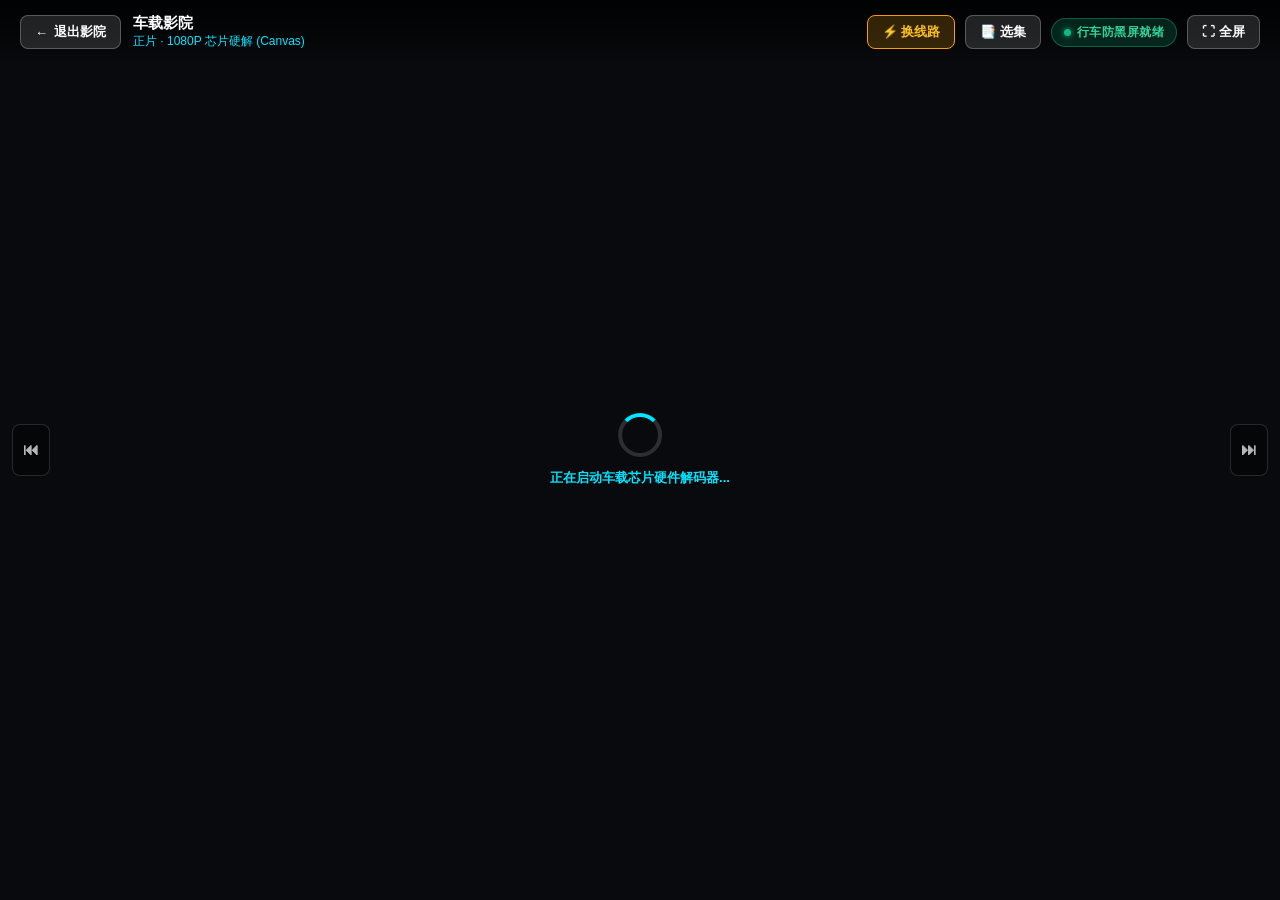
<file: static/car_player_frame.html>
<!DOCTYPE html>
<html lang="zh-CN">
<head>
  <meta charset="UTF-8">
  <meta name="viewport" content="width=device-width, initial-scale=1.0, maximum-scale=1.0, user-scalable=no, viewport-fit=cover">
  <title>车载影院播放器 (Tesla-Netflix Bypass)</title>
  <script>
    // ═════════════════════════════════════════════════════════════════
    // 特斯拉行车防护基础环境劫持 (防止行车切档触发 hidden / visibilitychange 暂停)
    // ═════════════════════════════════════════════════════════════════
    (function() {
      try {
        Object.defineProperty(document, 'hidden', { get: () => false, configurable: true });
        Object.defineProperty(document, 'visibilityState', { get: () => 'visible', configurable: true });
        Object.defineProperty(document, 'webkitHidden', { get: () => false, configurable: true });
        Object.defineProperty(document, 'webkitVisibilityState', { get: () => 'visible', configurable: true });
      } catch (e) {}
    })();
  </script>
  <style>
    *, *::before, *::after {
      box-sizing: border-box;
      margin: 0;
      padding: 0;
      -webkit-user-select: none;
      user-select: none;
      -webkit-touch-callout: none;
    }
    html, body {
      width: 100%;
      height: 100%;
      overflow: hidden;
      background: #000;
      color: #fff;
      font-family: -apple-system, BlinkMacSystemFont, "Segoe UI", Roboto, "PingFang SC", "Hiragino Sans GB", "Microsoft YaHei", sans-serif;
    }
    .player-page {
      position: relative;
      width: 100vw;
      height: 100vh;
      background: #000;
      overflow: hidden;
    }
    .player-container {
      width: 100vw;
      height: 100vh;
      position: absolute;
      inset: 0;
      background: #000;
      z-index: 1;
    }

    /* 顶栏 HUD 控制条 (磨砂渐变) */
    .hud-top {
      position: absolute;
      top: 0;
      left: 0;
      right: 0;
      height: 64px;
      padding: 12px 20px;
      display: flex;
      align-items: center;
      justify-content: space-between;
      background: linear-gradient(180deg, rgba(0,0,0,0.85) 0%, rgba(0,0,0,0.45) 60%, rgba(0,0,0,0) 100%);
      z-index: 25;
      pointer-events: none;
      opacity: 1;
      transition: opacity 0.3s cubic-bezier(0.4, 0, 0.2, 1);
    }
    .hud-top.hidden {
      opacity: 0;
      pointer-events: none;
    }
    .hud-top > * {
      pointer-events: auto;
    }

    .top-left {
      display: flex;
      align-items: center;
      gap: 12px;
      min-width: 0;
    }
    .top-right {
      display: flex;
      align-items: center;
      gap: 10px;
      flex-shrink: 0;
    }

    .btn-hud {
      background: rgba(255, 255, 255, 0.12);
      border: 1px solid rgba(255, 255, 255, 0.25);
      border-radius: 8px;
      color: #fff;
      font-size: 13px;
      font-weight: 600;
      padding: 7px 14px;
      cursor: pointer;
      display: inline-flex;
      align-items: center;
      gap: 6px;
      white-space: nowrap;
      transition: all 0.2s;
    }
    .btn-hud:active {
      transform: scale(0.96);
      background: rgba(0, 229, 255, 0.25);
      border-color: #00e5ff;
    }
    .btn-hud.gold {
      background: rgba(245, 158, 11, 0.2);
      border-color: #f59e0b;
      color: #fbbf24;
    }

    .title-group {
      display: flex;
      flex-direction: column;
      min-width: 0;
    }
    .title-main {
      font-size: 15px;
      font-weight: 700;
      color: #fff;
      white-space: nowrap;
      overflow: hidden;
      text-overflow: ellipsis;
      max-width: 280px;
    }
    .title-sub {
      font-size: 12px;
      color: #00e5ff;
      white-space: nowrap;
    }

    /* 行车防黑屏技术指示微章 */
    .badge-bypass {
      display: inline-flex;
      align-items: center;
      gap: 6px;
      padding: 5px 12px;
      border-radius: 20px;
      background: rgba(16, 185, 129, 0.18);
      border: 1px solid rgba(16, 185, 129, 0.4);
      color: #34d399;
      font-size: 12px;
      font-weight: 700;
      letter-spacing: 0.5px;
    }
    .badge-bypass-dot {
      width: 7px;
      height: 7px;
      border-radius: 50%;
      background: #10b981;
      box-shadow: 0 0 6px #10b981;
      animation: pulse 2s infinite;
    }
    @keyframes pulse {
      0%, 100% { opacity: 1; transform: scale(1); }
      50% { opacity: 0.4; transform: scale(0.8); }
    }

    /* 缓冲指示遮罩 */
    .spinner-wrap {
      position: absolute;
      top: 50%;
      left: 50%;
      transform: translate(-50%, -50%);
      display: none;
      flex-direction: column;
      align-items: center;
      gap: 12px;
      z-index: 15;
      pointer-events: none;
    }
    .spinner {
      width: 44px;
      height: 44px;
      border: 4px solid rgba(255, 255, 255, 0.15);
      border-top-color: #00e5ff;
      border-radius: 50%;
      animation: spin 0.8s linear infinite;
    }
    @keyframes spin {
      to { transform: rotate(360deg); }
    }

    /* 快捷切换集数浮标 (左右侧边缘隐蔽按钮) */
    .btn-side-nav {
      position: absolute;
      top: 50%;
      transform: translateY(-50%);
      background: rgba(0, 0, 0, 0.5);
      border: 1px solid rgba(255, 255, 255, 0.2);
      color: #fff;
      padding: 16px 10px;
      border-radius: 8px;
      font-size: 16px;
      font-weight: 700;
      cursor: pointer;
      z-index: 20;
      transition: all 0.2s;
      opacity: 0.7;
    }
    .btn-side-nav:active {
      transform: translateY(-50%) scale(0.95);
      background: rgba(0, 229, 255, 0.3);
      border-color: #00e5ff;
    }
    .btn-side-nav.prev { left: 12px; }
    .btn-side-nav.next { right: 12px; }
    .btn-side-nav.hidden { opacity: 0; pointer-events: none; }

    @media (max-width: 768px) {
      .hud-top { padding: 8px 12px; height: 54px; }
      .title-main { max-width: 160px; font-size: 13px; }
      .badge-bypass { display: none; }
      .btn-hud { padding: 5px 10px; font-size: 12px; }
    }
  </style>
</head>
<body>

  <div class="player-page" id="player-page">
    <!-- Tesla 核心播放引擎专属容器 (挂载 Canvas WebGL + WebCodecs 硬解) -->
    <div class="player-container" id="player-container"></div>

    <!-- 缓冲遮罩 -->
    <div class="spinner-wrap" id="spinner-wrap">
      <div class="spinner"></div>
      <span id="spinner-text" style="font-size: 13px; color: #00e5ff; font-weight: 700;">正在建立极速硬件直解流...</span>
    </div>

    <!-- 自动播放限制遮罩 (针对特斯拉/浏览器首播声音策略) -->
    <div id="autoplay-unlock-overlay" style="display:none; position:absolute; inset:0; z-index:30; background:rgba(0,0,0,0.65); backdrop-filter:blur(4px); flex-direction:column; align-items:center; justify-content:center; cursor:pointer;" onclick="unlockAndResume()">
      <div style="width:72px; height:72px; border-radius:50%; background:rgba(0,229,255,0.25); border:2px solid #00e5ff; display:flex; align-items:center; justify-content:center; box-shadow:0 0 25px rgba(0,229,255,0.4); margin-bottom:16px;">
        <svg viewBox="0 0 24 24" style="width:36px; height:36px; fill:#00e5ff; margin-left:4px;"><polygon points="5 3 19 12 5 21 5 3"></polygon></svg>
      </div>
      <div style="font-size:18px; font-weight:800; color:#fff; letter-spacing:0.5px;">轻触屏幕开始播放</div>
      <div style="font-size:13px; color:#94a3b8; margin-top:6px;">车机浏览器安全策略需首次触屏激活声音</div>
    </div>

    <!-- 顶栏 HUD (与播放器内置底栏联动呼应) -->
    <div class="hud-top" id="hud-top">
      <div class="top-left">
        <button class="btn-hud" id="btn-back" onclick="handleExit()">
          <span>←</span>
          <span>退出影院</span>
        </button>
        <div class="title-group">
          <div class="title-main" id="disp-title">车载影院</div>
          <div class="title-sub" id="disp-subtitle">正片 · 1080P 极速硬解 (零黑屏)</div>
        </div>
      </div>

      <div class="top-right">
        <button class="btn-hud gold" onclick="openParentDrawer('drawer-lines')" title="切换极速/备用线路">⚡ 换线路</button>
        <button class="btn-hud" onclick="openParentDrawer('drawer-eps')" title="选择剧集">📑 选集</button>

        <div class="badge-bypass" title="Tesla-Netflix 方案就绪 (Canvas WebGL 硬件直解 · 零视频标签 · 行车绝不黑屏)">
          <div class="badge-bypass-dot"></div>
          <span>行车防黑屏就绪</span>
        </div>

        <button class="btn-hud" id="btn-fullscreen-top" onclick="toggleFullscreen()">
          ⛶ 全屏
        </button>
      </div>
    </div>

    <!-- 快捷切集浮标 (选配联动) -->
    <button class="btn-side-nav prev" id="btn-side-prev" onclick="handlePrev()" title="上一集">⏮</button>
    <button class="btn-side-nav next" id="btn-side-next" onclick="handleNext()" title="下一集">⏭</button>
  </div>

  <script type="module">
    import { n as TeslaPlayer } from '/static/tesla_player_engine.js';

    // ─────────────────────────────────────────────────────────────
    // 1. 初始化参数解析与状态管理
    // ─────────────────────────────────────────────────────────────
    const urlParams = new URLSearchParams(window.location.search);
    let rawUrl = urlParams.get('url') || '';
    let streamUrl = rawUrl ? (rawUrl.startsWith('http') ? rawUrl : new URL(rawUrl, window.location.href).href) : '';
    let movieTitle = urlParams.get('title') || '车载影院';
    let epTitle = urlParams.get('ep') || '正片';
    let startParam = parseFloat(urlParams.get('start') || '0');
    let hasSeekedToStart = false;

    const dispTitle = document.getElementById('disp-title');
    const dispSubtitle = document.getElementById('disp-subtitle');
    const hudTop = document.getElementById('hud-top');
    const btnSidePrev = document.getElementById('btn-side-prev');
    const btnSideNext = document.getElementById('btn-side-next');
    const spinnerWrap = document.getElementById('spinner-wrap');
    const spinnerText = document.getElementById('spinner-text');
    const container = document.getElementById('player-container');

    if (movieTitle) dispTitle.innerText = decodeURIComponent(movieTitle);
    if (epTitle) dispSubtitle.innerText = decodeURIComponent(epTitle) + ' · 1080P 芯片硬解 (Canvas)';

    // ─────────────────────────────────────────────────────────────
    // 2. 解码预设 (Tesla-Netflix Bypass 原装配置)
    // ─────────────────────────────────────────────────────────────
    // 普通模式: WebCodecs 硬解 -> Canvas + AudioWorklet (完全无 video/audio 标签，通常不报“行车仅限音频”)
    // 声音兼容(推荐): WebCodecs 硬解 -> Canvas + MSE Audio (日常首选，行车绝不黑屏)
    // 极速软解: Wasm SIMD 软解 -> Canvas + Audio (非安全域 HTTP 或无 WebCodecs 时的 100% 兜底引擎)
    const hasWebCodecs = typeof window !== 'undefined' && typeof window.VideoDecoder !== 'undefined';
    const defaultPresetId = hasWebCodecs ? 'hardware-mse' : 'software-simd-no-mse';

    const decodePresets = [
      {
        id: 'hardware-mse',
        label: hasWebCodecs ? '声音兼容（推荐）' : '极速软解（兼容）',
        description: hasWebCodecs ? '日常首选，零黑屏硬解，声音高保真。' : '当前环境（HTTP/无WebCodecs）自动启用高性能 Wasm 软解 + Canvas。',
        enableSimd: true,
        enableHardware: hasWebCodecs,
        enableWebCodecs: hasWebCodecs,
        enableAudioWebcodec: hasWebCodecs,
        enableVideoWebcodec: hasWebCodecs,
        enableAudioWorklet: true,
        audioMSE: true,
        enableWebGPU: false
      },
      {
        id: 'hardware-worklet',
        label: '普通模式（防提示）',
        description: '通常不显示“行车仅限音频”提示。',
        enableSimd: true,
        enableHardware: hasWebCodecs,
        enableWebCodecs: hasWebCodecs,
        enableAudioWebcodec: hasWebCodecs,
        enableVideoWebcodec: hasWebCodecs,
        enableAudioWorklet: true,
        audioMSE: false,
        enableWebGPU: false
      },
      {
        id: 'software-simd-no-mse',
        label: 'Wasm 极速软解',
        description: 'Wasm SIMD 软解 + Canvas 逐帧渲染，完全免受车机和浏览器环境限制。',
        enableSimd: true,
        enableHardware: false,
        enableWebCodecs: false,
        enableAudioWebcodec: false,
        enableVideoWebcodec: false,
        enableAudioWorklet: true,
        audioMSE: false,
        enableWebGPU: false
      }
    ];

    let player = null;
    let hudTimer = null;
    let watchdogTimer = null;
    let wakeLock = null;
    let hasReceivedFirstTime = false;

    // ─────────────────────────────────────────────────────────────
    // 3. 屏幕常亮 Wake Lock
    // ─────────────────────────────────────────────────────────────
    async function requestWakeLock() {
      try {
        if ('wakeLock' in navigator && (!wakeLock || wakeLock.released)) {
          wakeLock = await navigator.wakeLock.request('screen');
        }
      } catch (_) {}
    }
    requestWakeLock();
    document.addEventListener('visibilitychange', () => {
      if (document.visibilityState === 'visible') requestWakeLock();
    });

    // ─────────────────────────────────────────────────────────────
    // 4. HUD 自动淡出/呼出联动控制
    // ─────────────────────────────────────────────────────────────
    function showHUD() {
      hudTop.classList.remove('hidden');
      btnSidePrev.classList.remove('hidden');
      btnSideNext.classList.remove('hidden');
      clearTimeout(hudTimer);
      hudTimer = setTimeout(() => {
        if (player && player.isPlaying) {
          hudTop.classList.add('hidden');
          btnSidePrev.classList.add('hidden');
          btnSideNext.classList.add('hidden');
        }
      }, 4500);
    }

    container.addEventListener('pointermove', showHUD);
    container.addEventListener('pointerdown', showHUD);
    container.addEventListener('click', showHUD);

    // ─────────────────────────────────────────────────────────────
    // 5. 看门狗：超时自动换源机制 (10秒无首帧自动向宿主请求下一条线路)
    // ─────────────────────────────────────────────────────────────
    function startWatchdog() {
      clearWatchdog();
      watchdogTimer = setTimeout(() => {
        if (!hasReceivedFirstTime) {
          console.warn('[Watchdog] 首帧加载超时(10s)，触发自动换源...');
          triggerFailover('首帧连接超时');
        }
      }, 10000);
    }

    function clearWatchdog() {
      if (watchdogTimer) {
        clearTimeout(watchdogTimer);
        watchdogTimer = null;
      }
    }

    function triggerFailover(reason) {
      clearWatchdog();
      spinnerWrap.style.display = 'flex';
      spinnerText.innerText = `线路连接超时，正在秒切备用线路...`;
      notifyParent({ type: 'LINE_ERROR', reason: reason });
    }

    // ─────────────────────────────────────────────────────────────
    // 6. 核心播放流加载与事件订阅
    // ─────────────────────────────────────────────────────────────
    async function initPlayer() {
      try {
        spinnerWrap.style.display = 'flex';
        spinnerText.innerText = hasWebCodecs ? '正在启动车载芯片硬件解码器...' : '正在启动 Wasm 极速图像引擎...';

        player = new TeslaPlayer({
          container: container,
          loop: false,
          wasmBaseUrl: window.location.origin + '/wasm',
          decodePresetOptions: decodePresets,
          decodePresetId: defaultPresetId,
          showSeekButtons: true,
          showPlaybackRate: true,
          showSettings: true,
          controlsAlwaysVisible: false,
          onToggleFullscreen() {
            window.toggleFullscreen();
          }
        });
        window.playerInstance = player;

        // 订阅播放器底层事件
        player.on('time', (timeMs) => {
          hasReceivedFirstTime = true;
          clearWatchdog();
          spinnerWrap.style.display = 'none';

          // 自动断点续播跳转
          if (!hasSeekedToStart && startParam > 5) {
            hasSeekedToStart = true;
            try {
              console.log('[Player] 自动续播跳转至:', startParam, '秒');
              if (typeof player.seek === 'function') {
                player.seek(BigInt(Math.floor(startParam * 1000)));
              } else if (player.currentTime !== undefined) {
                player.currentTime = startParam;
              }
              notifyParent({
                type: 'RESUME_TOAST',
                pos: startParam
              });
            } catch (e) {
              console.warn('[Player] 自动续播跳转异常:', e);
            }
          }

          notifyParent({
            type: 'TIME_UPDATE',
            currentTime: (Number(timeMs) || 0) / 1000,
            duration: (Number(player.duration) || 0) / 1000
          });
        });

        player.on('ended', () => {
          const cur = Number(player.currentTime) || 0;
          const dur = Number(player.duration) || 0;
          if (hasReceivedFirstTime && cur > 10 && (dur <= 0 || cur >= dur - 5)) {
            console.log('[Player] 本集播放结束，自动下一集, cur:', cur, 'dur:', dur);
            notifyParent({ type: 'REQUEST_NEXT' });
          } else {
            console.warn('[Player] 视频提前中断或解码异常，忽略伪 ended 事件, cur:', cur, 'dur:', dur);
          }
        });

        player.on('error', (err) => {
          console.warn('[Player] 视频流错误:', err);
          triggerFailover('视频流解码异常');
        });

        // 监听底层控制器显示状态，保持顶栏 HUD 步调一致
        if (player.controller) {
          const obs = new MutationObserver(() => {
            if (player.controller.style.visibility === 'visible' || player.controller.style.opacity === '1') {
              showHUD();
            }
          });
          obs.observe(player.controller, { attributes: true, attributeFilter: ['style', 'class'] });
        }

        notifyParent({ type: 'FRAME_READY' });

        if (streamUrl) {
          await loadStream(streamUrl);
        }
      } catch (err) {
        console.error('[Player] 初始化失败:', err);
        triggerFailover('播放器内核启动异常');
      }
    }

    async function loadStream(url) {
      if (!player || !url) return;
      const targetUrl = url.startsWith('http') ? url : new URL(url, window.location.href).href;
      streamUrl = targetUrl;
      hasReceivedFirstTime = false;
      const unlockOverlay = document.getElementById('autoplay-unlock-overlay');
      if (unlockOverlay) unlockOverlay.style.display = 'none';
      spinnerWrap.style.display = 'flex';
      spinnerText.innerText = hasWebCodecs ? '正在载入 1080P 硬件直解流...' : '正在载入 1080P 极速画质流...';
      startWatchdog();

      try {
        await player.loadSource(targetUrl, { isLive: false }, true);
      } catch (e) {
        console.warn('[Player] loadSource 失败:', e);
        if (e && (e.name === 'NotAllowedError' || (e.message && (e.message.includes('interact') || e.message.includes('gesture'))))) {
          console.warn('[Player] 浏览器阻止自动播放音频，等待用户触屏激活');
          clearWatchdog();
          spinnerWrap.style.display = 'none';
          showAutoplayUnlockOverlay();
        } else {
          triggerFailover('源地址连接断开');
        }
      }
    }

    function showAutoplayUnlockOverlay() {
      const overlay = document.getElementById('autoplay-unlock-overlay');
      if (overlay) overlay.style.display = 'flex';
    }

    window.unlockAndResume = async function() {
      const overlay = document.getElementById('autoplay-unlock-overlay');
      if (overlay) overlay.style.display = 'none';
      if (player) {
        try {
          if (player.audioContext && player.audioContext.state === 'suspended') {
            await player.audioContext.resume();
          }
          if (player.audio && typeof player.audio.play === 'function') {
            await player.audio.play();
          }
          await player.play();
        } catch (e) {
          console.warn('[Unlock] resume failed:', e);
        }
      }
    };

    function tryGlobalUnlock() {
      const overlay = document.getElementById('autoplay-unlock-overlay');
      if (overlay && overlay.style.display === 'flex') {
        unlockAndResume();
      } else if (player) {
        if (player.audioContext && player.audioContext.state === 'suspended') {
          player.audioContext.resume().catch(() => {});
        }
        if (player.audio && player.audio.paused && player.isPlaying) {
          player.audio.play().catch(() => {});
        }
      }
    }
    document.addEventListener('pointerdown', tryGlobalUnlock);
    document.addEventListener('click', tryGlobalUnlock);
    document.addEventListener('touchstart', tryGlobalUnlock);

    // ─────────────────────────────────────────────────────────────
    // 7. 宿主通信协议 (与外部 car.html 无缝互通)
    // ─────────────────────────────────────────────────────────────
    function notifyParent(msg) {
      try {
        if (window.parent && window.parent !== window) {
          window.parent.postMessage(msg, '*');
        }
      } catch (_) {}
    }

    window.addEventListener('message', (ev) => {
      const data = ev.data;
      if (!data || typeof data !== 'object') return;
      if (data.type === 'LOAD_URL') {
        if (data.title) dispTitle.innerText = decodeURIComponent(data.title);
        if (data.epTitle) dispSubtitle.innerText = decodeURIComponent(data.epTitle) + ' · 1080P 芯片硬解 (Canvas)';
        startParam = parseFloat(data.start) || 0;
        hasSeekedToStart = false;
        if (data.url) {
          loadStream(data.url);
        }
      }
    });

    // 窗口快捷操作函数
    window.handleExit = () => notifyParent({ type: 'CLOSE' });
    window.handlePrev = () => notifyParent({ type: 'REQUEST_PREV' });
    window.handleNext = () => notifyParent({ type: 'REQUEST_NEXT' });
    window.openParentDrawer = (drawer) => notifyParent({ type: 'OPEN_DRAWER', drawer: drawer });
    window.toggleFullscreen = () => {
      if (!document.fullscreenElement) {
        document.documentElement.requestFullscreen().catch(() => {});
      } else {
        document.exitFullscreen().catch(() => {});
      }
    };

    // 页面加载启动
    if (document.readyState === 'loading') {
      document.addEventListener('DOMContentLoaded', initPlayer);
    } else {
      initPlayer();
    }
  </script>
</body>
</html>
</file>
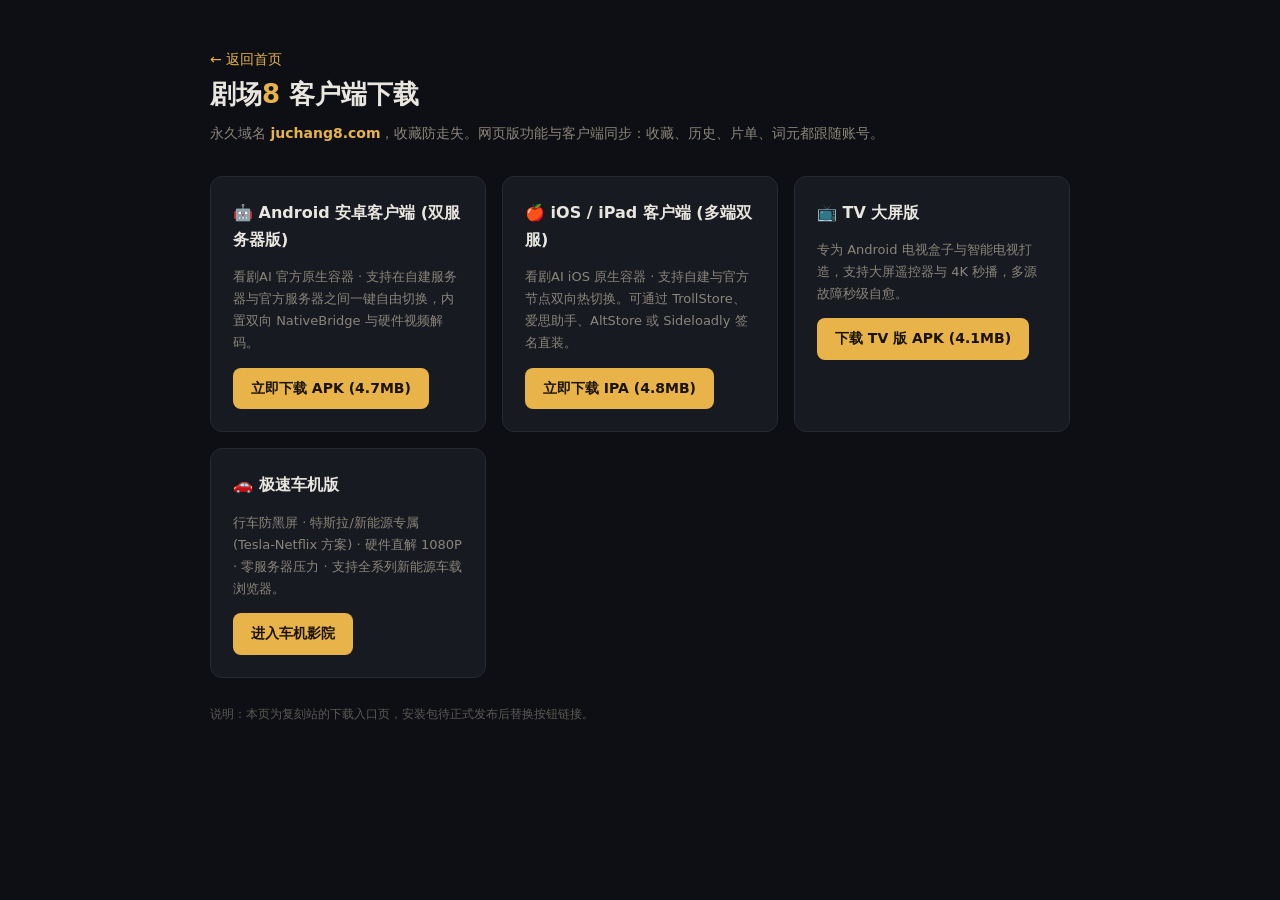
<file: static/download.html>
<!DOCTYPE html>
<html lang="zh-CN"><head><meta charset="utf-8"/>
<meta name="viewport" content="width=device-width,initial-scale=1"/>
<title>下载客户端 · 剧场8 - JUCHANG8.COM</title>
<style>
body{margin:0;background:#0d0f14;color:#e9e6df;font:14px/1.7 system-ui,"Noto Sans SC",sans-serif}
.wrap{max-width:860px;margin:0 auto;padding:48px 20px}
h1{font-size:26px;margin:0 0 6px} h1 b{color:#e8b44a}
.sub{color:#8b8579;margin-bottom:30px}
.cards{display:grid;grid-template-columns:repeat(auto-fit,minmax(220px,1fr));gap:16px}
.c{background:#171a21;border:1px solid #252a34;border-radius:12px;padding:22px}
.c h3{margin:0 0 8px;font-size:16px}
.c p{color:#8b8579;font-size:13px;min-height:44px}
.btn{display:inline-block;background:#e8b44a;color:#1a1200;font-weight:700;padding:9px 18px;border-radius:8px;text-decoration:none;cursor:pointer;border:0}
.btn.dis{background:#2a2f3a;color:#8b8579;cursor:default}
a.back{color:#e8b44a;text-decoration:none}
.note{margin-top:26px;color:#5d5a52;font-size:12px}
</style></head><body><div class="wrap">
<a class="back" href="/">← 返回首页</a>
<h1>剧场<b>8</b> 客户端下载</h1>
<div class="sub">永久域名 <b style="color:#e8b44a">juchang8.com</b>，收藏防走失。网页版功能与客户端同步：收藏、历史、片单、词元都跟随账号。</div>
<div class="cards">
  <div class="c">
    <h3>🤖 Android 安卓客户端 (双服务器版)</h3>
    <p>看剧AI 官方原生容器 · 支持在自建服务器与官方服务器之间一键自由切换，内置双向 NativeBridge 与硬件视频解码。</p>
    <a class="btn" href="/static/downloads/KanjuAI-0.1.28-CustomServer.apk" download>立即下载 APK (4.7MB)</a>
  </div>
  <div class="c">
    <h3>🍎 iOS / iPad 客户端 (多端双服)</h3>
    <p>看剧AI iOS 原生容器 · 支持自建与官方节点双向热切换。可通过 TrollStore、爱思助手、AltStore 或 Sideloadly 签名直装。</p>
    <a class="btn" href="/static/downloads/KanjuAI-1.0.26-CustomServer.ipa" download>立即下载 IPA (4.8MB)</a>
  </div>
  <div class="c">
    <h3>📺 TV 大屏版</h3>
    <p>专为 Android 电视盒子与智能电视打造，支持大屏遥控器与 4K 秒播，多源故障秒级自愈。</p>
    <a class="btn" href="/static/downloads/Juchang8TV-0.2.13-4x.apk" download>下载 TV 版 APK (4.1MB)</a>
  </div>
  <div class="c">
    <h3>🚗 极速车机版</h3>
    <p>行车防黑屏 · 特斯拉/新能源专属 (Tesla-Netflix 方案) · 硬件直解 1080P · 零服务器压力 · 支持全系列新能源车载浏览器。</p>
    <a class="btn" href="/car">进入车机影院</a>
  </div>
</div>
<div class="note">说明：本页为复刻站的下载入口页，安装包待正式发布后替换按钮链接。</div>
</div></body></html>
</file>
